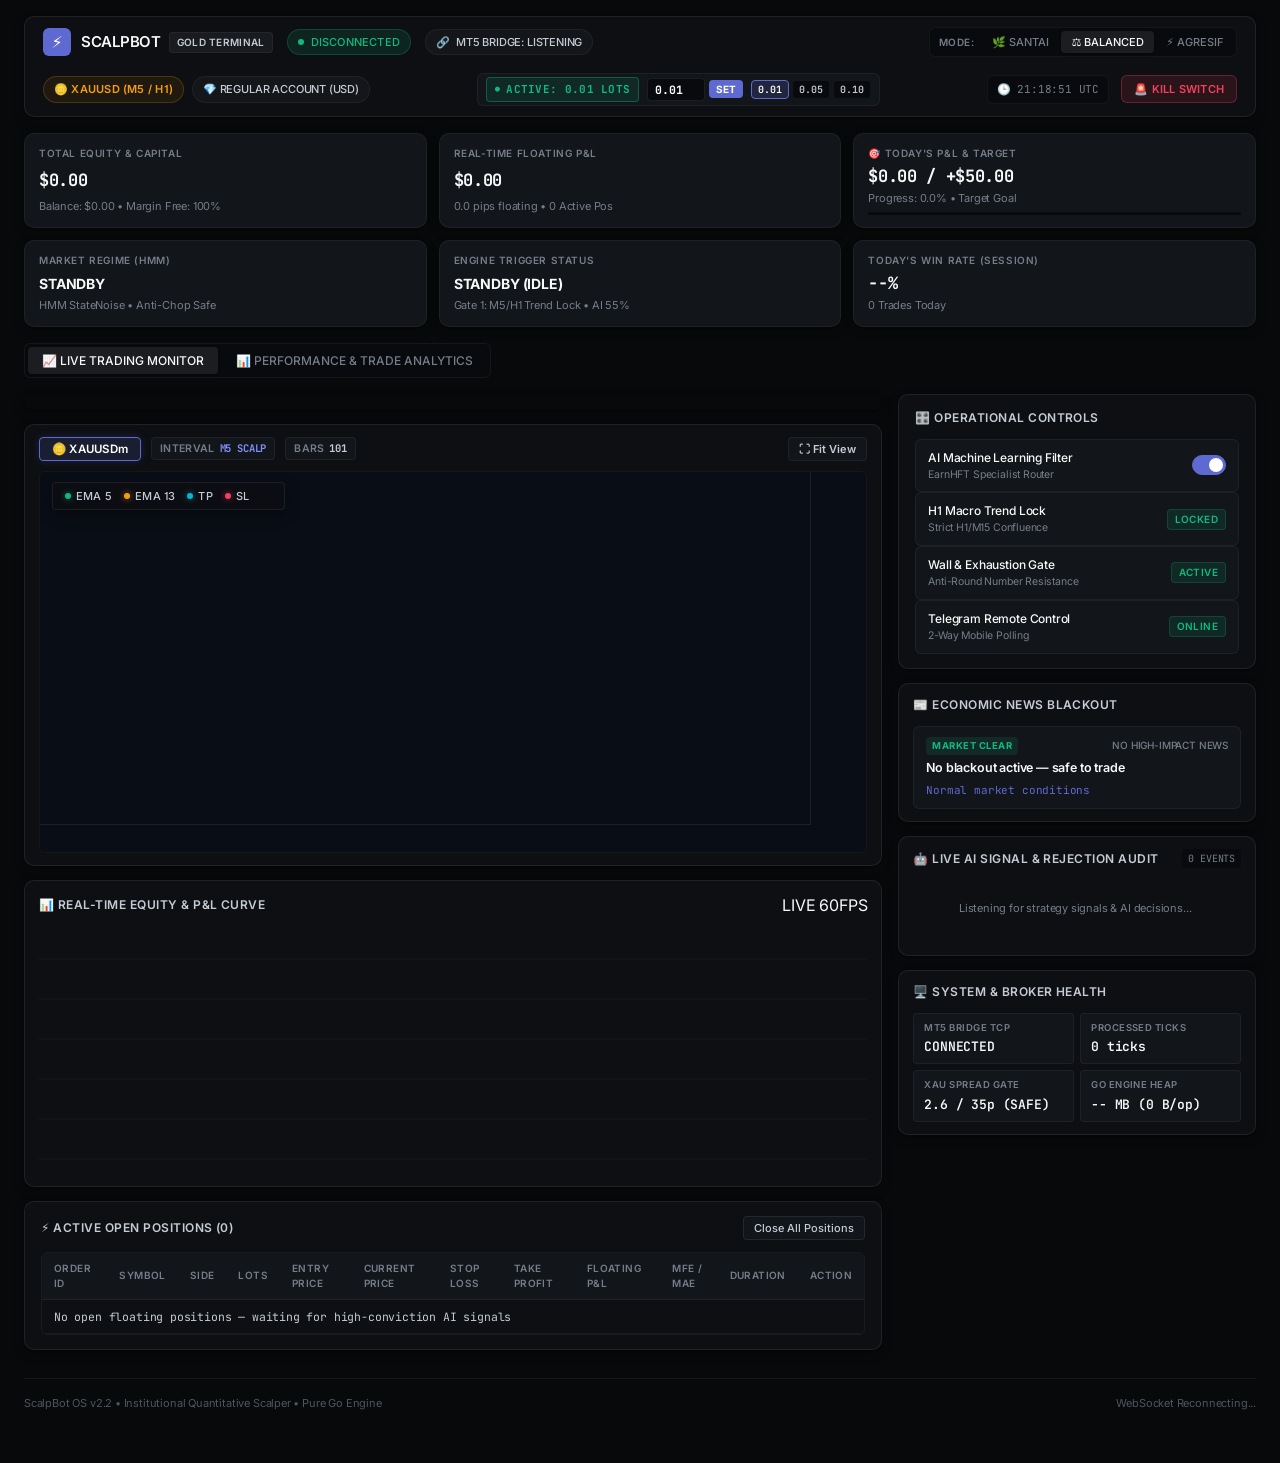
<file: web/index.html>
<!DOCTYPE html>
<html lang="en">
<head>
  <meta charset="UTF-8">
  <meta name="viewport" content="width=device-width, initial-scale=1.0">
  <title>ScalpBot OS — High-Speed Institutional Control Center</title>
  <meta name="description" content="Ultra-low latency institutional quantitative trading control dashboard for ScalpBot with real-time WebSocket telemetry.">
  <link rel="preconnect" href="https://fonts.googleapis.com">
  <link rel="preconnect" href="https://fonts.gstatic.com" crossorigin>
  <link href="https://fonts.googleapis.com/css2?family=Inter:wght@300;400;500;600;700&family=JetBrains+Mono:wght@400;500;600;700&display=swap" rel="stylesheet">
  <link rel="stylesheet" href="css/style.css?v=5.1">
  <!-- TradingView Lightweight Charts Library (Local Offline-Ready Bundle) -->
  <script src="js/lightweight-charts.js"></script>
</head>
<body>
  <div class="app-container">
    <!-- TOP NAVIGATION BAR -->
    <header class="top-nav">
      <div class="nav-left">
        <div class="brand">
          <div class="brand-logo">⚡</div>
          <div class="brand-text">
            <span class="brand-name">SCALPBOT</span>
            <span class="brand-badge">GOLD TERMINAL</span>
          </div>
        </div>
        <div class="status-badge" id="botStatusBadge">
          <span class="status-dot"></span>
          <span id="botStatusText">CONNECTING...</span>
        </div>
        <div class="mt5-badge" id="mt5BridgeBadge">
          <span class="mt5-icon">🔗</span>
          <span id="mt5StatusText">MT5 BRIDGE: LISTENING</span>
        </div>
      </div>

      <!-- TRADING MODE SWITCHER -->
      <div class="mode-switcher-bar">
        <span class="mode-label">MODE:</span>
        <div class="mode-btn-group">
          <button id="btnModeSantai" class="btn-mode" onclick="window.app.setMode('SANTAI')" title="Conservative: Strict AI >= 75%, Wide SL/TP, Low Risk">
            🌿 SANTAI
          </button>
          <button id="btnModeBalanced" class="btn-mode active" onclick="window.app.setMode('BALANCED')" title="Balanced: Standard Swing Hunter, AI >= 70%">
            ⚖️ BALANCED
          </button>
          <button id="btnModeAgresif" class="btn-mode" onclick="window.app.setMode('AGRESIF')" title="Aggressive: Quick Momentum Capture (AI >= 40%)">
            ⚡ AGRESIF
          </button>
        </div>
      </div>

      <!-- GOLD EXCLUSIVE & ACCOUNT BADGE -->
      <div class="focus-switcher-bar">
        <div class="gold-exclusive-badge" title="100% Dedicated XAUUSD Commodity Scalping Engine">
          🪙 XAUUSD (M5 / H1)
        </div>
        <div class="account-badge" id="accountBadge" title="Auto-Detected Account Environment">
          <span id="accountBadgeIcon">💎</span>
          <span id="accountBadgeText">REGULAR ACCOUNT (USD)</span>
        </div>
      </div>

      <!-- DIRECT MANUAL LOT SIZE CONTROLLER -->
      <div class="lot-switcher-bar" title="Direct Lot Sizing (Instant Override)">
        <div class="lot-active-badge" id="lotActiveBadge" title="Current Configured Lot Size">
          <span class="lot-active-dot">●</span>
          <span class="lot-active-text">ACTIVE: <strong id="lotActiveDisplay">0.01</strong> LOTS</span>
        </div>
        <div class="lot-input-wrapper">
          <input type="number" id="inputCustomLot" class="input-custom-lot" step="0.01" min="0.01" max="10.0" value="0.01">
          <button id="btnApplyLot" class="btn-lot-set" onclick="window.app.applyCustomLot()">SET</button>
        </div>
        <div class="lot-quick-pills">
          <button class="pill-lot-btn active" id="pillLot001" onclick="window.app.setQuickLot(0.01)">0.01</button>
          <button class="pill-lot-btn" id="pillLot005" onclick="window.app.setQuickLot(0.05)">0.05</button>
          <button class="pill-lot-btn" id="pillLot010" onclick="window.app.setQuickLot(0.10)">0.10</button>
        </div>
      </div>

      <div class="nav-right">
        <div class="session-clock">
          <span class="clock-icon">🕒</span>
          <span id="utcClock">--:--:-- UTC</span>
        </div>
        <button id="btnEmergencyStop" class="btn-emergency" title="Emergency Stop All Trades">
          🚨 KILL SWITCH
        </button>
      </div>
    </header>

    <!-- KPI STATS CARDS -->
    <section class="kpi-grid">
      <!-- 1. ACCOUNT EQUITY & BALANCE -->
      <div class="kpi-card" id="cardBalance">
        <div class="kpi-label">TOTAL EQUITY & CAPITAL</div>
        <div class="kpi-value" id="valEquity">$0.00</div>
        <div class="kpi-sub" id="subBalance">Balance: $0.00 • Margin Free: 100%</div>
      </div>

      <!-- 2. REAL-TIME FLOATING P&L -->
      <div class="kpi-card highlight-card" id="cardFloatingPnL">
        <div class="kpi-label">REAL-TIME FLOATING P&L</div>
        <div class="kpi-value" id="valFloatingPnL">$0.00</div>
        <div class="kpi-sub" id="subFloatingPips">0.0 pips floating • 0 Active Pos</div>
      </div>

      <!-- 3. DAILY PROFIT TARGET -->
      <div class="kpi-card profit-target-card" id="cardProfitTarget">
        <div class="kpi-label">🎯 TODAY'S P&L & TARGET</div>
        <div class="kpi-value" id="valProfitTarget">$0.00 / +$50.00</div>
        <div class="kpi-sub" id="subProfitTarget">Progress: 0.0% • Target Goal</div>
        <div class="profit-target-bar">
          <div class="profit-target-fill" id="fillProfitTarget" style="width: 0%;"></div>
        </div>
      </div>

      <!-- 4. MARKET WEATHER (HMM REGIME) -->
      <div class="kpi-card" id="cardAIRegime">
        <div class="kpi-label">MARKET REGIME (HMM)</div>
        <div class="kpi-value regime-text" id="valAIRegime">STANDBY</div>
        <div class="kpi-sub" id="subAIRegimeDesc">HMM StateNoise • Anti-Chop Safe</div>
      </div>

      <!-- 5. ENGINE TRIGGER STATUS -->
      <div class="kpi-card" id="cardEngineTrigger">
        <div class="kpi-label">ENGINE TRIGGER STATUS</div>
        <div class="kpi-value trigger-text" id="valEngineTrigger">STANDBY (IDLE)</div>
        <div class="kpi-sub" id="subEngineTrigger">Gate 1: M5/H1 Trend Lock • AI 55%</div>
      </div>

      <!-- 6. TODAY'S WIN RATE (SESSION ONLY) -->
      <div class="kpi-card" id="cardWinRate">
        <div class="kpi-label">TODAY'S WIN RATE (SESSION)</div>
        <div class="kpi-value" id="valWinRate">--%</div>
        <div class="kpi-sub" id="subProfitFactor">0 Trades Today</div>
      </div>
    </section>

    <!-- VIEW TABS SWITCHER -->
    <div class="view-tabs-bar">
      <button id="tabBtnLive" class="view-tab-btn active" onclick="window.app.switchViewTab('LIVE')">
        📈 LIVE TRADING MONITOR
      </button>
      <button id="tabBtnAnalytics" class="view-tab-btn" onclick="window.app.switchViewTab('ANALYTICS')">
        📊 PERFORMANCE & TRADE ANALYTICS
      </button>
    </div>

    <!-- MAIN DASHBOARD CONTENT -->
    <main class="main-layout" id="viewLiveLayout">
      <!-- LEFT / CENTER COLUMN -->
      <div class="main-left">
        <!-- LIVE TICKERS -->
        <div class="panel ticker-panel">
          <div class="ticker-grid" id="tickerGrid">
            <!-- Populated dynamically via JavaScript with Pro Market Hero Card -->
          </div>
        </div>

        <!-- TRADINGVIEW INTERACTIVE CANDLESTICK CHART PANEL -->
        <div class="panel tv-chart-panel">
          <div class="tv-chart-header">
            <div class="tv-header-left">
              <div class="tv-sym-tabs" id="tvSymTabs">
                <button class="btn-tv-sym active" data-sym="XAUUSDm" onclick="window.app.selectChartSymbol('XAUUSDm')">🪙 XAUUSDm</button>
              </div>
              <div class="tv-meta-pill">
                <span class="meta-label">INTERVAL</span>
                <span class="meta-val highlight">M5 SCALP</span>
              </div>
              <div class="tv-meta-pill">
                <span class="meta-label">BARS</span>
                <span class="meta-val" id="tvBarCount">101</span>
              </div>
            </div>
            <div class="tv-header-right">
              <button class="btn-chart-fit" onclick="window.app.fitTVChart()" title="Fit Chart to Viewport">⛶ Fit View</button>
            </div>
          </div>
          <div class="tv-chart-wrapper">
            <div class="tv-overlay-legend">
              <div class="tv-legend-group">
                <div class="tv-legend-item"><span class="tv-legend-dot ema-fast"></span> EMA 5</div>
                <div class="tv-legend-item"><span class="tv-legend-dot ema-slow"></span> EMA 13</div>
                <div class="tv-legend-item"><span class="tv-legend-dot tp"></span> TP</div>
                <div class="tv-legend-item"><span class="tv-legend-dot sl"></span> SL</div>
              </div>
              <div id="tvChartOHLC" class="tv-ohlc-values"></div>
            </div>
            <div id="tvChartContainer"></div>
          </div>
        </div>

        <!-- REAL-TIME EQUITY & PNL CURVE -->
        <div class="panel chart-panel">
          <div class="panel-header">
            <h3>📊 REAL-TIME EQUITY & P&L CURVE</h3>
            <div class="chart-controls">
              <span class="chart-badge">LIVE 60FPS</span>
            </div>
          </div>
          <div class="chart-container">
            <canvas id="equityChart" width="800" height="220"></canvas>
          </div>
        </div>

        <!-- ACTIVE POSITIONS TABLE -->
        <div class="panel positions-panel">
          <div class="panel-header">
            <h3>⚡ ACTIVE OPEN POSITIONS (<span id="posCount">0</span>)</h3>
            <button class="btn-sm btn-danger" id="btnCloseAll">Close All Positions</button>
          </div>
          <div class="table-responsive">
            <table class="positions-table">
              <thead>
                <tr>
                  <th>ORDER ID</th>
                  <th>SYMBOL</th>
                  <th>SIDE</th>
                  <th>LOTS</th>
                  <th>ENTRY PRICE</th>
                  <th>CURRENT PRICE</th>
                  <th>STOP LOSS</th>
                  <th>TAKE PROFIT</th>
                  <th>FLOATING P&L</th>
                  <th>MFE / MAE</th>
                  <th>DURATION</th>
                  <th>ACTION</th>
                </tr>
              </thead>
              <tbody id="positionsBody">
                <tr class="empty-row">
                  <td colspan="12">No open floating positions — waiting for high-conviction AI signals</td>
                </tr>
              </tbody>
            </table>
          </div>
        </div>
      </div>

      <!-- RIGHT COLUMN: CONTROL & INTELLIGENCE -->
      <aside class="main-right">
        <!-- CONTROL CENTER PANEL -->
        <div class="panel control-panel">
          <div class="panel-header">
            <h3>🎛️ OPERATIONAL CONTROLS</h3>
          </div>
          <div class="control-actions">
            <div class="control-row">
              <div class="ctrl-info">
                <div class="ctrl-title">AI Machine Learning Filter</div>
                <div class="ctrl-desc">EarnHFT Specialist Router</div>
              </div>
              <label class="toggle-switch">
                <input type="checkbox" id="toggleAI" checked>
                <span class="slider"></span>
              </label>
            </div>

            <div class="control-row">
              <div class="ctrl-info">
                <div class="ctrl-title">H1 Macro Trend Lock</div>
                <div class="ctrl-desc">Strict H1/M15 Confluence</div>
              </div>
              <span class="status-pill green">LOCKED</span>
            </div>

            <div class="control-row">
              <div class="ctrl-info">
                <div class="ctrl-title">Wall & Exhaustion Gate</div>
                <div class="ctrl-desc">Anti-Round Number Resistance</div>
              </div>
              <span class="status-pill green">ACTIVE</span>
            </div>

            <div class="control-row">
              <div class="ctrl-info">
                <div class="ctrl-title">Telegram Remote Control</div>
                <div class="ctrl-desc">2-Way Mobile Polling</div>
              </div>
              <span class="status-pill green">ONLINE</span>
            </div>
          </div>
        </div>

        <!-- ECONOMIC CALENDAR & BLACKOUT STATUS -->
        <div class="panel news-panel">
          <div class="panel-header">
            <h3>📰 ECONOMIC NEWS BLACKOUT</h3>
          </div>
          <div class="news-content" id="newsContent">
            <div class="news-card safe-state">
              <div class="news-top">
                <span class="news-badge safe">MARKET CLEAR</span>
                <span class="news-impact">NO HIGH-IMPACT NEWS</span>
              </div>
              <div class="news-title" id="newsTitle">No blackout active — safe to trade</div>
              <div class="news-countdown" id="newsCountdown">Normal market conditions</div>
            </div>
          </div>
        </div>

        <!-- LIVE AI DECISION & SIGNAL AUDIT FEED -->
        <div class="panel signal-audit-panel">
          <div class="panel-header">
            <h3>🤖 LIVE AI SIGNAL & REJECTION AUDIT</h3>
            <span class="audit-badge" id="auditCount">0 EVENTS</span>
          </div>
          <div class="signal-audit-list" id="signalAuditList">
            <div class="empty-audit">Listening for strategy signals & AI decisions...</div>
          </div>
        </div>

        <!-- SYSTEM & BROKER HEALTH -->
        <div class="panel telemetry-panel">
          <div class="panel-header">
            <h3>🖥️ SYSTEM & BROKER HEALTH</h3>
          </div>
          <div class="telemetry-grid">
            <div class="telem-item">
              <span class="telem-label">MT5 BRIDGE TCP</span>
              <span class="telem-val green" id="healthBridgeStatus">CONNECTED</span>
            </div>
            <div class="telem-item">
              <span class="telem-label">PROCESSED TICKS</span>
              <span class="telem-val" id="healthTicksCount">0 ticks</span>
            </div>
            <div class="telem-item">
              <span class="telem-label">XAU SPREAD GATE</span>
              <span class="telem-val green" id="healthSpreadStatus">2.6 / 35p (SAFE)</span>
            </div>
            <div class="telem-item">
              <span class="telem-label">GO ENGINE HEAP</span>
              <span class="telem-val cyan" id="healthMemoryAlloc">-- MB (0 B/op)</span>
            </div>
          </div>
        </div>
      </aside>
    </main>

    <!-- PERFORMANCE ANALYTICS VIEW TAB (Initially Hidden) -->
    <section class="analytics-view" id="viewAnalyticsLayout" style="display: none;">
      <!-- INSTITUTIONAL METRICS CARDS -->
      <div class="analytics-grid">
        <div class="analytics-card">
          <span class="analytics-title">WIN RATE (%)</span>
          <div class="analytics-val green" id="statWinRate">--%</div>
          <span class="analytics-sub" id="statWinsLosses">-- Wins / -- Losses</span>
        </div>

        <div class="analytics-card">
          <span class="analytics-title">PROFIT FACTOR</span>
          <div class="analytics-val gold" id="statProfitFactor">--</div>
          <span class="analytics-sub" id="statGrossRatio">Gross: +$0.00 / -$0.00</span>
        </div>

        <div class="analytics-card">
          <span class="analytics-title">TOTAL NET PROFIT</span>
          <div class="analytics-val green" id="statNetProfit">$0.00</div>
          <span class="analytics-sub" id="statTotalTrades">Total 0 Completed Trades</span>
        </div>

        <div class="analytics-card">
          <span class="analytics-title">REALIZED R:R RATIO</span>
          <div class="analytics-val blue" id="statRealizedRRR">1 : --</div>
          <span class="analytics-sub" id="statAvgWinLoss">Avg Win: -- / Avg Loss: --</span>
        </div>

        <div class="analytics-card">
          <span class="analytics-title">WIN/LOSS STREAK</span>
          <div class="analytics-val" id="statCurrentStreak">--</div>
          <span class="analytics-sub" id="statStreakRecord">Best: -- | Worst: --</span>
        </div>

        <div class="analytics-card">
          <span class="analytics-title">AVG HOLD TIME</span>
          <div class="analytics-val purple" id="statAvgHoldDuration">--</div>
          <span class="analytics-sub" id="statHoldWinLoss">Wins: -- | Losses: --</span>
        </div>
      </div>

      <!-- MAIN INTERACTIVE ANALYTICS WORKSPACE -->
      <div class="analytics-workspace-grid">
        
        <!-- LEFT: MONTHLY P&L CALENDAR -->
        <div class="panel calendar-panel">
          <div class="panel-header">
            <div class="cal-header-left">
              <h3>📅 MONTHLY P&L CALENDAR</h3>
              <div class="cal-nav-buttons">
                <button class="cal-nav-btn" id="calPrevMonth" title="Previous Month">◀</button>
                <span class="cal-month-label" id="calCurrentMonthLabel">September 2026</span>
                <button class="cal-nav-btn" id="calNextMonth" title="Next Month">▶</button>
                <button class="cal-today-btn" id="calTodayBtn">Today</button>
              </div>
            </div>
            <div class="cal-header-stats" id="calMonthStats">
              <span class="cal-stat-pill" id="calMonthNet">Month P&L: <b>$0.00</b></span>
              <span class="cal-stat-pill" id="calMonthWinDays">Profitable Days: <b>0%</b></span>
            </div>
          </div>

          <!-- Active Day Filter Banner -->
          <div class="cal-filter-banner" id="calFilterBanner" style="display: none;">
            <span>Filtered by Date: <b id="calSelectedDateText">2026-09-07</b> (<span id="calSelectedDateTrades">0 trades</span>)</span>
            <button class="cal-clear-filter-btn" id="calClearDateFilter">Clear Filter ✕</button>
          </div>

          <!-- Calendar Grid -->
          <div class="calendar-container">
            <div class="calendar-weekdays">
              <div>MON</div>
              <div>TUE</div>
              <div>WED</div>
              <div>THU</div>
              <div>FRI</div>
              <div>SAT</div>
              <div>SUN</div>
              <div class="week-total-header">WEEK</div>
            </div>
            <div class="calendar-days-grid" id="calendarDaysGrid">
              <!-- Populated via JS -->
            </div>
          </div>
          <div class="calendar-legend">
            <div class="legend-item"><span class="legend-dot green"></span> Profit Day</div>
            <div class="legend-item"><span class="legend-dot red"></span> Loss Day</div>
            <div class="legend-item"><span class="legend-dot gray"></span> No Trades</div>
            <div class="legend-item"><span class="legend-dot selected"></span> Click day to filter trades below</div>
          </div>
        </div>

        <!-- RIGHT: CUMULATIVE P&L CURVE & HOURLY EDGE -->
        <div class="panel chart-panel-analytics">
          <div class="panel-header">
            <div class="analytics-tab-toggle">
              <button class="analytics-view-tab active" id="btnTabEquityCurve">📈 CUMULATIVE P&L CURVE</button>
              <button class="analytics-view-tab" id="btnTabHourlyEdge">🕒 HOURLY EDGE HEATMAP</button>
            </div>
            <span class="chart-badge" id="analyticsChartBadge">PORTFOLIO TRAJECTORY</span>
          </div>

          <!-- View 1: Cumulative Equity Curve -->
          <div class="analytics-chart-container" id="analyticsCurveContainer">
            <div class="curve-chart-wrapper" id="equityCurveWrapper">
              <!-- Rendered via JS SVG -->
            </div>
            <div class="curve-stats-strip">
              <div class="curve-stat">
                <span class="lbl">PEAK WATERMARK</span>
                <span class="val green" id="statPeakWatermark">$0.00</span>
              </div>
              <div class="curve-stat">
                <span class="lbl">MAX DRAWDOWN</span>
                <span class="val red" id="statMaxDrawdownVal">$0.00 (0.0%)</span>
              </div>
              <div class="curve-stat">
                <span class="lbl">FINAL ACCUMULATION</span>
                <span class="val" id="statFinalCumulative">$0.00</span>
              </div>
            </div>
          </div>

          <!-- View 2: Hourly Edge Distribution -->
          <div class="analytics-chart-container" id="analyticsHourlyContainer" style="display: none;">
            <div class="hourly-sessions-bar">
              <span class="session-badge asia">🌏 Asia (07:00-14:00)</span>
              <span class="session-badge london">🇬🇧 London (14:00-21:00)</span>
              <span class="session-badge ny">🇺🇸 New York (19:00-02:00)</span>
            </div>
            <div class="hourly-bars-grid" id="hourlyBarsGrid">
              <!-- Rendered via JS -->
            </div>
          </div>
        </div>
      </div>

      <!-- PER-SYMBOL BREAKDOWN SECTION -->
      <div class="panel">
        <div class="panel-header">
          <h3>🪙 PER-SYMBOL PROFITABILITY BREAKDOWN</h3>
          <span class="chart-badge">ALPHA METRICS</span>
        </div>
        <div class="symbol-perf-grid" id="symbolPerfGrid">
          <!-- Populated dynamically via JS -->
        </div>
      </div>

      <!-- RECENT HISTORICAL TRADES TABLE -->
      <div class="panel">
        <div class="panel-header">
          <div class="trades-header-left">
            <h3>📜 COMPLETED TRADES AUDIT LOG</h3>
            <div class="table-filter-pills" id="tableFilterPills">
              <button class="pill-btn active" data-filter="all">ALL (<span id="cntAllTrades">0</span>)</button>
              <button class="pill-btn green" data-filter="wins">🟢 WINS (<span id="cntWinTrades">0</span>)</button>
              <button class="pill-btn red" data-filter="losses">🔴 LOSSES (<span id="cntLossTrades">0</span>)</button>
              <button class="pill-btn gold" data-filter="gold">🪙 GOLD ONLY</button>
            </div>
          </div>
          <div class="trades-header-right">
            <input type="text" class="table-search-input" id="tableSearchInput" placeholder="🔍 Search ticket or symbol..." />
            <button class="btn-sm" onclick="window.app.exportTradesCSV()">📥 Export CSV</button>
          </div>
        </div>
        <div class="table-responsive">
          <table class="positions-table">
            <thead>
              <tr>
                <th>TICKET</th>
                <th>SYMBOL</th>
                <th>SIDE</th>
                <th>LOTS</th>
                <th>ENTRY</th>
                <th>EXIT</th>
                <th>NET PROFIT</th>
                <th>MFE (PEAK)</th>
                <th>MAE (DIP)</th>
                <th>PIPS</th>
                <th>HOLD TIME</th>
                <th>DATE & TIME</th>
                <th>RESULT</th>
              </tr>
            </thead>
            <tbody id="historyTableBody">
              <tr class="empty-row">
                <td colspan="13">Recording completed live trades...</td>
              </tr>
            </tbody>
          </table>
        </div>
      </div>
    </section>

    <!-- FOOTER -->
    <footer class="app-footer">
      <div>ScalpBot OS v2.2 • Institutional Quantitative Scalper • Pure Go Engine</div>
      <div id="footerStatus">WebSocket Connected</div>
    </footer>
  </div>

  <script src="js/app.js?v=5.1"></script>
</body>
</html>
</file>
<file: web/css/style.css>
/* -------------------------------------------------------------------------
   SCALPBOT PRO QUANT — LINEAR-INSPIRED MINIMALIST AESTHETIC DESIGN SYSTEM
   ------------------------------------------------------------------------- */

@import url('https://fonts.googleapis.com/css2?family=Inter:wght@300;400;500;600;700&family=JetBrains+Mono:wght@400;500;600;700&display=swap');

:root {
  /* Canvas & Surfaces (Linear Darkness Tier) */
  --bg-canvas: #08090a;
  --bg-panel: #0d0f12;
  --bg-card: #121519;
  --bg-card-hover: #171b21;
  --bg-elevated: #1d222a;
  --bg-inset: #090a0d;

  /* Borders (Subtle, whisper-thin semi-transparent white) */
  --border-subtle: rgba(255, 255, 255, 0.05);
  --border-standard: rgba(255, 255, 255, 0.08);
  --border-strong: rgba(255, 255, 255, 0.14);
  --border-accent: rgba(94, 106, 210, 0.4);

  /* Typography Colors */
  --text-primary: #f7f8f8;
  --text-secondary: #c5cbd5;
  --text-muted: #767d8a;
  --text-dim: #4e5461;

  /* Brand & Accents */
  --accent-indigo: #5e6ad2;
  --accent-violet: #7170ff;
  --accent-violet-hover: #828fff;
  --accent-emerald: #10b981;
  --accent-emerald-subtle: rgba(16, 185, 129, 0.12);
  --accent-rose: #f43f5e;
  --accent-rose-subtle: rgba(244, 63, 94, 0.12);
  --accent-amber: #f59e0b;
  --accent-amber-subtle: rgba(245, 158, 11, 0.12);
  --accent-cyan: #06b6d4;
  --accent-cyan-subtle: rgba(6, 182, 212, 0.12);

  /* Typography Stacks */
  --font-main: 'Inter', system-ui, -apple-system, BlinkMacSystemFont, 'Segoe UI', Roboto, sans-serif;
  --font-mono: 'JetBrains Mono', ui-monospace, SFMono-Regular, Menlo, Monaco, Consolas, monospace;

  /* Radii */
  --radius-xs: 4px;
  --radius-sm: 6px;
  --radius-md: 10px;
  --radius-lg: 14px;
  --radius-full: 9999px;

  /* Elevation */
  --shadow-card: 0 1px 2px rgba(0, 0, 0, 0.3), 0 4px 12px rgba(0, 0, 0, 0.2);
  --shadow-dropdown: 0 8px 24px rgba(0, 0, 0, 0.45);
}

/* -------------------------------------------------------------------------
   GLOBAL RESET & DEFAULTS
   ------------------------------------------------------------------------- */
* {
  box-sizing: border-box;
  margin: 0;
  padding: 0;
}

html, body {
  background-color: var(--bg-canvas);
  color: var(--text-primary);
  font-family: var(--font-main);
  font-feature-settings: "cv01", "ss03";
  -webkit-font-smoothing: antialiased;
  -moz-osx-font-smoothing: grayscale;
  min-height: 100vh;
  line-height: 1.5;
  letter-spacing: -0.011em;
}

button {
  font-family: var(--font-main);
  border: none;
  background: none;
  cursor: pointer;
  color: inherit;
  font-feature-settings: "cv01", "ss03";
}

/* -------------------------------------------------------------------------
   APP CONTAINER
   ------------------------------------------------------------------------- */
.app-container {
  display: flex;
  flex-direction: column;
  min-height: 100vh;
  max-width: 1620px;
  margin: 0 auto;
  padding: 16px 24px 64px;
  gap: 16px;
}

/* -------------------------------------------------------------------------
   TOP NAVIGATION BAR
   ------------------------------------------------------------------------- */
.top-nav {
  display: flex;
  justify-content: space-between;
  align-items: center;
  background: var(--bg-panel);
  border: 1px solid var(--border-standard);
  border-radius: var(--radius-md);
  padding: 10px 18px;
  box-shadow: var(--shadow-card);
  gap: 16px;
  flex-wrap: wrap;
}

.nav-left {
  display: flex;
  align-items: center;
  gap: 14px;
}

.brand {
  display: flex;
  align-items: center;
  gap: 10px;
}

.brand-logo {
  font-size: 16px;
  background: var(--accent-indigo);
  color: #fff;
  width: 28px;
  height: 28px;
  display: flex;
  align-items: center;
  justify-content: center;
  border-radius: var(--radius-sm);
}

.brand-text {
  display: flex;
  align-items: center;
  gap: 8px;
}

.brand-name {
  font-size: 15px;
  font-weight: 600;
  letter-spacing: -0.02em;
  color: var(--text-primary);
}

.brand-badge {
  font-size: 10px;
  font-weight: 600;
  background: rgba(255, 255, 255, 0.05);
  color: var(--text-secondary);
  border: 1px solid var(--border-subtle);
  padding: 2px 7px;
  border-radius: var(--radius-xs);
  letter-spacing: 0.03em;
}

.status-badge {
  display: flex;
  align-items: center;
  gap: 7px;
  background: var(--accent-emerald-subtle);
  color: var(--accent-emerald);
  border: 1px solid rgba(16, 185, 129, 0.25);
  padding: 4px 10px;
  border-radius: var(--radius-full);
  font-size: 11px;
  font-weight: 500;
  letter-spacing: 0.02em;
}

.status-dot {
  width: 6px;
  height: 6px;
  border-radius: 50%;
  background: var(--accent-emerald);
  animation: pulse-dot 2s infinite ease-in-out;
}

@keyframes pulse-dot {
  0%, 100% { opacity: 1; transform: scale(1); }
  50% { opacity: 0.4; transform: scale(0.85); }
}

.mt5-badge {
  display: flex;
  align-items: center;
  gap: 6px;
  background: rgba(255, 255, 255, 0.03);
  color: var(--text-secondary);
  border: 1px solid var(--border-subtle);
  padding: 4px 10px;
  border-radius: var(--radius-full);
  font-size: 11px;
  font-weight: 500;
}

.mt5-icon {
  font-size: 11px;
  color: var(--accent-violet);
}

/* -------------------------------------------------------------------------
   MODE SWITCHER (LINEAR-STYLE SEGMENTED CONTROL)
   ------------------------------------------------------------------------- */
.mode-switcher-bar {
  display: flex;
  align-items: center;
  gap: 8px;
  background: var(--bg-inset);
  border: 1px solid var(--border-subtle);
  border-radius: var(--radius-sm);
  padding: 3px;
}

.mode-label {
  font-size: 10px;
  font-weight: 600;
  color: var(--text-muted);
  padding-left: 6px;
  letter-spacing: 0.05em;
}

.mode-btn-group {
  display: flex;
  gap: 2px;
}

.btn-mode {
  padding: 4px 10px;
  font-size: 11px;
  font-weight: 500;
  color: var(--text-muted);
  border-radius: var(--radius-xs);
  transition: all 0.15s ease;
  display: flex;
  align-items: center;
  gap: 5px;
}

.btn-mode:hover {
  color: var(--text-secondary);
  background: rgba(255, 255, 255, 0.03);
}

.btn-mode.active {
  color: var(--text-primary);
  background: rgba(255, 255, 255, 0.08);
  box-shadow: 0 1px 3px rgba(0, 0, 0, 0.3);
}

/* -------------------------------------------------------------------------
   FOCUS / ACCOUNT PILLS
   ------------------------------------------------------------------------- */
.focus-switcher-bar {
  display: flex;
  align-items: center;
  gap: 8px;
}

.gold-exclusive-badge {
  background: rgba(245, 158, 11, 0.08);
  border: 1px solid rgba(245, 158, 11, 0.2);
  color: var(--accent-amber);
  padding: 4px 10px;
  border-radius: var(--radius-full);
  font-size: 11px;
  font-weight: 600;
  letter-spacing: 0.02em;
}

.account-badge {
  background: rgba(255, 255, 255, 0.03);
  border: 1px solid var(--border-subtle);
  color: var(--text-secondary);
  padding: 4px 10px;
  border-radius: var(--radius-full);
  font-size: 11px;
  font-weight: 500;
}

/* -------------------------------------------------------------------------
   DIRECT LOT SIZE CONTROLLER
   ------------------------------------------------------------------------- */
.lot-switcher-bar {
  display: flex;
  align-items: center;
  gap: 8px;
  background: var(--bg-card);
  border: 1px solid var(--border-subtle);
  border-radius: var(--radius-sm);
  padding: 3px 8px;
}

.lot-active-badge {
  display: flex;
  align-items: center;
  gap: 6px;
  background: rgba(16, 185, 129, 0.12);
  border: 1px solid rgba(16, 185, 129, 0.35);
  border-radius: var(--radius-xs);
  padding: 3px 8px;
  color: #10b981;
  font-size: 11px;
  font-weight: 700;
  font-family: var(--font-mono);
  letter-spacing: 0.3px;
  white-space: nowrap;
}

.lot-active-dot {
  color: #10b981;
  font-size: 8px;
  animation: pulseDot 2s infinite ease-in-out;
}

@keyframes pulseDot {
  0%, 100% { opacity: 0.4; transform: scale(0.9); }
  50% { opacity: 1; transform: scale(1.2); }
}

.lot-input-wrapper {
  display: flex;
  align-items: center;
  gap: 4px;
}

.input-custom-lot {
  width: 58px;
  background: var(--bg-inset);
  border: 1px solid var(--border-standard);
  border-radius: var(--radius-xs);
  color: #fff;
  font-family: var(--font-mono);
  font-size: 11.5px;
  font-weight: 700;
  padding: 3px 6px;
  text-align: center;
}

.input-custom-lot:focus {
  outline: none;
  border-color: #5e6ad2;
  box-shadow: 0 0 6px rgba(94, 106, 210, 0.4);
}

.btn-lot-set {
  background: #5e6ad2;
  color: #fff;
  border: none;
  border-radius: var(--radius-xs);
  font-size: 10px;
  font-weight: 700;
  padding: 3px 7px;
  cursor: pointer;
  transition: all 0.15s ease;
}

.btn-lot-set:hover {
  background: #4f59b8;
}

.lot-quick-pills {
  display: flex;
  align-items: center;
  gap: 3px;
}

.pill-lot-btn {
  background: var(--bg-inset);
  border: 1px solid var(--border-subtle);
  color: var(--text-secondary);
  border-radius: var(--radius-xs);
  font-family: var(--font-mono);
  font-size: 10px;
  font-weight: 600;
  padding: 2px 6px;
  cursor: pointer;
  transition: all 0.15s ease;
}

.pill-lot-btn:hover, .pill-lot-btn.active {
  background: rgba(94, 106, 210, 0.2);
  border-color: #5e6ad2;
  color: #fff;
}

/* -------------------------------------------------------------------------
   NAV RIGHT: CLOCK & KILL SWITCH
   ------------------------------------------------------------------------- */
.nav-right {
  display: flex;
  align-items: center;
  gap: 12px;
}

.session-clock {
  font-family: var(--font-mono);
  font-size: 11px;
  color: var(--text-muted);
  background: var(--bg-inset);
  border: 1px solid var(--border-subtle);
  padding: 5px 9px;
  border-radius: var(--radius-sm);
  display: flex;
  align-items: center;
  gap: 6px;
}

.btn-emergency {
  background: var(--accent-rose-subtle);
  color: var(--accent-rose);
  border: 1px solid rgba(244, 63, 94, 0.3);
  padding: 6px 12px;
  border-radius: var(--radius-sm);
  font-size: 11px;
  font-weight: 600;
  letter-spacing: 0.02em;
  transition: all 0.15s ease;
}

.btn-emergency:hover {
  background: rgba(244, 63, 94, 0.2);
  border-color: rgba(244, 63, 94, 0.5);
}

/* -------------------------------------------------------------------------
   KPI STATS GRID
   ------------------------------------------------------------------------- */
.kpi-grid {
  display: grid;
  grid-template-columns: repeat(6, 1fr);
  gap: 12px;
}

@media (max-width: 1300px) {
  .kpi-grid { grid-template-columns: repeat(3, 1fr); }
}
@media (max-width: 768px) {
  .kpi-grid { grid-template-columns: repeat(2, 1fr); }
}

.kpi-card {
  background: var(--bg-card);
  border: 1px solid var(--border-subtle);
  border-radius: var(--radius-md);
  padding: 12px 14px;
  display: flex;
  flex-direction: column;
  justify-content: space-between;
  box-shadow: var(--shadow-card);
  transition: border-color 0.15s ease, background 0.15s ease;
  min-height: 84px;
}

.kpi-card:hover {
  border-color: var(--border-strong);
  background: var(--bg-card-hover);
}

.kpi-label {
  font-size: 10px;
  font-weight: 600;
  color: var(--text-muted);
  letter-spacing: 0.06em;
  text-transform: uppercase;
}

.kpi-value {
  font-family: var(--font-mono);
  font-size: 17px;
  font-weight: 700;
  color: var(--text-primary);
  letter-spacing: -0.02em;
  margin: 3px 0 1px;
}

.kpi-sub {
  font-size: 11px;
  color: var(--text-muted);
  white-space: nowrap;
  overflow: hidden;
  text-overflow: ellipsis;
}

.kpi-value.green, .green-text { color: var(--accent-emerald) !important; }
.kpi-value.red, .red-text { color: var(--accent-rose) !important; }
.kpi-value.amber, .gold-text { color: var(--accent-amber) !important; }
.kpi-value.cyan, .blue-text { color: var(--accent-cyan) !important; }

.kpi-value.trigger-text, .kpi-value.regime-text {
  font-family: var(--font-main);
  font-size: 14px;
  letter-spacing: -0.01em;
}

/* Progress bar inside daily profit card */
.profit-target-bar {
  width: 100%;
  height: 3px;
  background: var(--bg-inset);
  border-radius: 2px;
  overflow: hidden;
  margin-top: 5px;
}

.profit-target-fill {
  height: 100%;
  background: var(--accent-indigo);
  transition: width 0.3s ease;
}

/* -------------------------------------------------------------------------
   VIEW TABS SWITCHER
   ------------------------------------------------------------------------- */
.view-tabs-bar {
  display: flex;
  gap: 4px;
  background: var(--bg-inset);
  border: 1px solid var(--border-subtle);
  border-radius: var(--radius-sm);
  padding: 3px;
  width: fit-content;
}

.view-tab-btn {
  padding: 6px 14px;
  font-size: 12px;
  font-weight: 500;
  color: var(--text-muted);
  border-radius: var(--radius-xs);
  transition: all 0.15s ease;
  display: flex;
  align-items: center;
  gap: 6px;
}

.view-tab-btn:hover {
  color: var(--text-secondary);
}

.view-tab-btn.active {
  color: var(--text-primary);
  background: rgba(255, 255, 255, 0.08);
  box-shadow: 0 1px 3px rgba(0, 0, 0, 0.3);
}

/* -------------------------------------------------------------------------
   MAIN 2-COLUMN LAYOUT
   ------------------------------------------------------------------------- */
.main-layout {
  display: grid;
  grid-template-columns: 2.4fr 1fr;
  gap: 16px;
}

@media (max-width: 1100px) {
  .main-layout { grid-template-columns: 1fr; }
}

.main-left, .main-right {
  display: flex;
  flex-direction: column;
  gap: 14px;
}

/* Generic Panel Box */
.panel {
  background: var(--bg-panel);
  border: 1px solid var(--border-standard);
  border-radius: var(--radius-md);
  padding: 14px 16px;
  box-shadow: var(--shadow-card);
}

.panel-header {
  display: flex;
  justify-content: space-between;
  align-items: center;
  margin-bottom: 12px;
}

.panel-header h3 {
  font-size: 12px;
  font-weight: 600;
  letter-spacing: 0.04em;
  text-transform: uppercase;
  color: var(--text-secondary);
}

/* -------------------------------------------------------------------------
   PRO QUANT MARKET HERO CARD (INSTITUTIONAL REDESIGN)
   ------------------------------------------------------------------------- */
.ticker-panel {
  padding: 8px 12px;
  background: transparent;
  border: none;
}

.market-hero-card {
  display: grid;
  grid-template-columns: 1.35fr 1fr 1.35fr;
  gap: 16px;
  background: var(--bg-card);
  border: 1px solid var(--border-standard);
  border-radius: var(--radius-md);
  padding: 14px 18px;
  align-items: center;
  transition: all 0.2s ease;
  box-shadow: 0 4px 20px rgba(0, 0, 0, 0.25);
  position: relative;
  overflow: hidden;
}

.market-hero-card:hover {
  border-color: var(--border-strong);
  box-shadow: 0 6px 24px rgba(0, 0, 0, 0.35);
}

@media (max-width: 1200px) {
  .market-hero-card {
    grid-template-columns: 1fr;
    gap: 14px;
  }
}

/* Left Column: Asset Branding & Hero Price */
.hero-left {
  display: flex;
  flex-direction: column;
  gap: 8px;
}

.asset-identity {
  display: flex;
  align-items: center;
  gap: 8px;
  flex-wrap: wrap;
}

.asset-symbol {
  font-family: var(--font-main);
  font-size: 16px;
  font-weight: 700;
  color: var(--text-primary);
  letter-spacing: -0.01em;
}

.asset-badge {
  font-size: 9.5px;
  font-weight: 700;
  color: #fbbf24;
  background: rgba(245, 158, 11, 0.12);
  border: 1px solid rgba(245, 158, 11, 0.25);
  padding: 2px 7px;
  border-radius: var(--radius-xs);
  letter-spacing: 0.04em;
}

.asset-chg-pill {
  font-family: var(--font-mono);
  font-size: 10.5px;
  font-weight: 700;
  padding: 2px 7px;
  border-radius: var(--radius-xs);
}

.asset-chg-pill.up {
  color: #10b981;
  background: rgba(16, 185, 129, 0.14);
  border: 1px solid rgba(16, 185, 129, 0.25);
}

.asset-chg-pill.down {
  color: #ef4444;
  background: rgba(239, 68, 68, 0.14);
  border: 1px solid rgba(239, 68, 68, 0.25);
}

.hero-price-display {
  display: flex;
  align-items: baseline;
  gap: 14px;
  flex-wrap: wrap;
}

.hero-price {
  font-family: var(--font-mono);
  font-size: 26px;
  font-weight: 800;
  color: #ffffff;
  letter-spacing: -0.03em;
  text-shadow: 0 0 20px rgba(255, 255, 255, 0.1);
}

.hero-price-meta {
  display: flex;
  align-items: center;
  gap: 8px;
}

.spread-pill, .stream-pill {
  display: inline-flex;
  align-items: center;
  gap: 5px;
  font-size: 10.5px;
  font-family: var(--font-mono);
  color: var(--text-secondary);
  background: var(--bg-inset);
  padding: 3px 8px;
  border-radius: var(--radius-xs);
  border: 1px solid var(--border-subtle);
}

.pill-dot {
  width: 6px;
  height: 6px;
  border-radius: 50%;
}

.pill-dot.green { background: #10b981; }
.pill-dot.pulse {
  background: #06b6d4;
  box-shadow: 0 0 6px #06b6d4;
  animation: pulseDot 2s infinite ease-in-out;
}

@keyframes pulseDot {
  0% { transform: scale(0.9); opacity: 0.7; }
  50% { transform: scale(1.2); opacity: 1; }
  100% { transform: scale(0.9); opacity: 0.7; }
}

/* Center Column: Bid / Ask Depth Boxes */
.hero-center {
  display: flex;
  align-items: center;
  justify-content: center;
  background: var(--bg-inset);
  border: 1px solid var(--border-subtle);
  border-radius: var(--radius-sm);
  padding: 8px 12px;
  gap: 12px;
}

.depth-box {
  flex: 1;
  display: flex;
  flex-direction: column;
  align-items: center;
  gap: 2px;
}

.depth-lbl {
  font-size: 9px;
  font-weight: 700;
  color: var(--text-muted);
  letter-spacing: 0.05em;
}

.depth-val {
  font-family: var(--font-mono);
  font-size: 15px;
  font-weight: 700;
  color: var(--text-primary);
}

.depth-box.bid .depth-val { color: #38bdf8; }
.depth-box.ask .depth-val { color: #f43f5e; }

.depth-sub {
  font-size: 8.5px;
  color: var(--text-muted);
}

.depth-divider {
  width: 1px;
  height: 32px;
  background: var(--border-subtle);
}

/* Right Column: 24h High/Low Range Gauge & AI Status Pills */
.hero-right {
  display: flex;
  flex-direction: column;
  gap: 10px;
}

.range-gauge-wrap {
  display: flex;
  flex-direction: column;
  gap: 5px;
  background: var(--bg-inset);
  border: 1px solid var(--border-subtle);
  border-radius: var(--radius-xs);
  padding: 8px 12px;
}

.range-labels {
  display: flex;
  justify-content: space-between;
  align-items: center;
  font-size: 10px;
  font-family: var(--font-mono);
  color: var(--text-muted);
}

.range-labels b {
  color: var(--text-primary);
}

.range-title {
  font-size: 8.5px;
  font-weight: 700;
  letter-spacing: 0.06em;
  color: var(--text-muted);
}

.range-bar-track {
  width: 100%;
  height: 5px;
  background: rgba(255, 255, 255, 0.06);
  border-radius: 3px;
  position: relative;
  overflow: visible;
}

.range-bar-fill {
  height: 100%;
  background: linear-gradient(90deg, #38bdf8, #10b981);
  border-radius: 3px;
  transition: width 0.3s ease;
}

.range-bar-pointer {
  position: absolute;
  top: -3px;
  width: 11px;
  height: 11px;
  background: #ffffff;
  border: 2px solid #5e6ad2;
  border-radius: 50%;
  box-shadow: 0 0 8px rgba(94, 106, 210, 0.8);
  transform: translateX(-50%);
  transition: left 0.3s ease;
}

.hero-status-row {
  display: flex;
  align-items: center;
  gap: 6px;
  flex-wrap: wrap;
}

.status-pill {
  font-size: 10px;
  font-weight: 600;
  padding: 3px 8px;
  border-radius: var(--radius-xs);
  display: inline-flex;
  align-items: center;
  gap: 4px;
}

.status-pill.vol.green {
  color: #10b981;
  background: rgba(16, 185, 129, 0.12);
  border: 1px solid rgba(16, 185, 129, 0.25);
}

.status-pill.vol.red {
  color: #f43f5e;
  background: rgba(244, 63, 94, 0.12);
  border: 1px solid rgba(244, 63, 94, 0.25);
}

.status-pill.sig-tag {
  font-family: var(--font-mono);
  font-size: 10px;
  padding: 3px 8px;
  border-radius: var(--radius-xs);
}

.status-pill.sig-tag.standby {
  color: var(--text-muted);
  background: var(--bg-inset);
  border: 1px solid var(--border-subtle);
}

.status-pill.sig-tag.approved {
  color: #10b981;
  background: rgba(16, 185, 129, 0.14);
  border: 1px solid rgba(16, 185, 129, 0.35);
}

.status-pill.sig-tag.rejected {
  color: #f43f5e;
  background: rgba(244, 63, 94, 0.14);
  border: 1px solid rgba(244, 63, 94, 0.35);
}

.status-pill.sig-tag.skipped {
  color: #f59e0b;
  background: rgba(245, 158, 11, 0.14);
  border: 1px solid rgba(245, 158, 11, 0.35);
}

/* -------------------------------------------------------------------------
   TRADINGVIEW CANDLESTICK CHART PANEL
   ------------------------------------------------------------------------- */
.tv-chart-panel {
  padding: 12px 14px;
}

.tv-chart-header {
  display: flex;
  justify-content: space-between;
  align-items: center;
  margin-bottom: 10px;
  flex-wrap: wrap;
  gap: 10px;
}

.tv-header-left {
  display: flex;
  align-items: center;
  gap: 10px;
  flex-wrap: wrap;
}

.tv-sym-tabs {
  display: flex;
  gap: 4px;
}

.btn-tv-sym {
  font-family: var(--font-main);
  font-size: 11.5px;
  font-weight: 600;
  color: var(--text-primary);
  background: var(--bg-card);
  border: 1px solid var(--border-standard);
  padding: 4px 12px;
  border-radius: var(--radius-xs);
  transition: all 0.15s ease;
  letter-spacing: 0.02em;
}

.btn-tv-sym.active {
  color: #ffffff;
  border-color: var(--accent-indigo);
  background: rgba(94, 106, 210, 0.16);
  box-shadow: 0 0 10px rgba(94, 106, 210, 0.2);
}

.tv-meta-pill {
  display: inline-flex;
  align-items: center;
  gap: 5px;
  background: var(--bg-card);
  border: 1px solid var(--border-subtle);
  border-radius: var(--radius-xs);
  padding: 3px 8px;
  font-size: 10.5px;
}

.tv-meta-pill .meta-label {
  color: var(--text-muted);
  font-weight: 600;
  letter-spacing: 0.03em;
}

.tv-meta-pill .meta-val {
  font-family: var(--font-mono);
  font-weight: 700;
  color: var(--text-secondary);
}

.tv-meta-pill .meta-val.highlight {
  color: #818cf8;
}

.tv-header-right {
  display: flex;
  align-items: center;
  gap: 8px;
}

.btn-chart-fit {
  font-family: var(--font-main);
  font-size: 11px;
  font-weight: 600;
  color: var(--text-secondary);
  background: var(--bg-card);
  border: 1px solid var(--border-subtle);
  padding: 4px 10px;
  border-radius: var(--radius-xs);
  cursor: pointer;
  transition: all 0.15s ease;
}

.btn-chart-fit:hover {
  color: var(--text-primary);
  background: var(--bg-card-hover);
  border-color: var(--border-hover);
}

.tv-chart-wrapper {
  position: relative;
  width: 100%;
  border-radius: var(--radius-sm);
  overflow: hidden;
  background: var(--bg-inset);
  border: 1px solid var(--border-subtle);
}

.tv-overlay-legend {
  position: absolute;
  top: 10px;
  left: 12px;
  z-index: 5;
  display: flex;
  align-items: center;
  gap: 14px;
  font-size: 11px;
  pointer-events: none;
  background: rgba(13, 15, 18, 0.85);
  backdrop-filter: blur(8px);
  border: 1px solid rgba(255, 255, 255, 0.07);
  padding: 5px 12px;
  border-radius: var(--radius-xs);
  box-shadow: 0 4px 14px rgba(0, 0, 0, 0.35);
}

.tv-legend-group {
  display: flex;
  align-items: center;
  gap: 12px;
}

.tv-legend-item {
  display: flex;
  align-items: center;
  gap: 5px;
  color: var(--text-secondary);
  font-weight: 500;
  letter-spacing: 0.02em;
}

.tv-legend-dot {
  width: 6px;
  height: 6px;
  border-radius: 50%;
}

.tv-legend-dot.ema-fast { background: var(--accent-emerald); box-shadow: 0 0 6px rgba(16, 185, 129, 0.6); }
.tv-legend-dot.ema-slow { background: var(--accent-amber); box-shadow: 0 0 6px rgba(245, 158, 11, 0.6); }
.tv-legend-dot.tp { background: var(--accent-cyan); box-shadow: 0 0 6px rgba(6, 182, 212, 0.6); }
.tv-legend-dot.sl { background: var(--accent-rose); box-shadow: 0 0 6px rgba(244, 63, 94, 0.6); }

.tv-ohlc-values {
  display: flex;
  gap: 10px;
  font-family: var(--font-mono);
  font-size: 10.5px;
  color: var(--text-secondary);
  padding-left: 8px;
  border-left: 1px solid var(--border-subtle);
}

#tvChartContainer {
  width: 100%;
  height: 380px;
}

/* -------------------------------------------------------------------------
   EQUITY CURVE MINI PANEL
   ------------------------------------------------------------------------- */
.chart-panel {
  padding: 12px 14px;
}

.chart-wrapper {
  width: 100%;
  height: 140px;
  background: var(--bg-inset);
  border: 1px solid var(--border-subtle);
  border-radius: var(--radius-sm);
  position: relative;
}

#equityChartCanvas {
  width: 100%;
  height: 100%;
}

/* -------------------------------------------------------------------------
   CONTROLS & SWITCHES (RIGHT COLUMN)
   ------------------------------------------------------------------------- */
.control-panel {
  padding: 14px 16px;
}

.control-rows {
  display: flex;
  flex-direction: column;
  gap: 10px;
}

.control-row {
  display: flex;
  justify-content: space-between;
  align-items: center;
  background: var(--bg-card);
  border: 1px solid var(--border-subtle);
  padding: 9px 12px;
  border-radius: var(--radius-sm);
}

.ctrl-title {
  font-size: 12px;
  font-weight: 500;
  color: var(--text-primary);
}

.ctrl-desc {
  font-size: 10.5px;
  color: var(--text-muted);
}

.status-pill {
  font-size: 10px;
  font-weight: 600;
  padding: 2px 7px;
  border-radius: var(--radius-xs);
  letter-spacing: 0.04em;
}

.status-pill.green {
  background: var(--accent-emerald-subtle);
  color: var(--accent-emerald);
  border: 1px solid rgba(16, 185, 129, 0.2);
}

/* Switch */
.toggle-switch {
  position: relative;
  display: inline-block;
  width: 34px;
  height: 20px;
}

.toggle-switch input { opacity: 0; width: 0; height: 0; }

.slider {
  position: absolute;
  cursor: pointer;
  inset: 0;
  background-color: var(--bg-inset);
  border: 1px solid var(--border-standard);
  transition: .2s;
  border-radius: 20px;
}

.slider:before {
  position: absolute;
  content: "";
  height: 14px;
  width: 14px;
  left: 2px;
  bottom: 2px;
  background-color: var(--text-muted);
  transition: .2s;
  border-radius: 50%;
}

input:checked + .slider {
  background-color: var(--accent-indigo);
  border-color: var(--accent-indigo);
}

input:checked + .slider:before {
  transform: translateX(14px);
  background-color: #fff;
}

/* -------------------------------------------------------------------------
   NEWS CALENDAR CARD
   ------------------------------------------------------------------------- */
.news-panel {
  padding: 12px 14px;
}

.news-card {
  background: var(--bg-card);
  border: 1px solid var(--border-subtle);
  border-radius: var(--radius-sm);
  padding: 10px 12px;
  display: flex;
  flex-direction: column;
  gap: 4px;
}

.news-card.blackout-state {
  border-color: rgba(244, 63, 94, 0.3);
  background: rgba(244, 63, 94, 0.04);
}

.news-top {
  display: flex;
  justify-content: space-between;
  align-items: center;
  font-size: 11px;
}

.news-badge {
  font-size: 9.5px;
  font-weight: 700;
  padding: 2px 6px;
  border-radius: var(--radius-xs);
  letter-spacing: 0.05em;
}

.news-badge.safe {
  background: var(--accent-emerald-subtle);
  color: var(--accent-emerald);
}

.news-badge.danger {
  background: var(--accent-rose-subtle);
  color: var(--accent-rose);
}

.news-impact {
  color: var(--text-muted);
  font-size: 10px;
  font-weight: 500;
}

.news-title {
  font-size: 12.5px;
  font-weight: 600;
  color: var(--text-primary);
}

.news-countdown {
  font-size: 11px;
  font-family: var(--font-mono);
  color: var(--accent-indigo);
}

.news-timer-grid {
  display: grid;
  grid-template-columns: 1fr 1fr;
  gap: 8px;
  margin-top: 6px;
  padding-top: 6px;
  border-top: 1px solid var(--border-subtle);
}

.news-timer-box {
  background: var(--bg-inset);
  border: 1px solid var(--border-subtle);
  border-radius: var(--radius-xs);
  padding: 5px 8px;
  display: flex;
  flex-direction: column;
  gap: 2px;
}

.news-timer-box .timer-lbl {
  font-size: 9px;
  font-weight: 600;
  color: var(--text-muted);
  letter-spacing: 0.04em;
  text-transform: uppercase;
}

.news-timer-box .timer-val {
  font-family: var(--font-mono);
  font-size: 11.5px;
  font-weight: 700;
  color: var(--text-primary);
}

.news-timer-box.highlight .timer-val {
  color: #818cf8;
}

.news-timer-box.danger .timer-val {
  color: var(--accent-rose);
}

.news-timer-box.safe .timer-val {
  color: var(--accent-emerald);
}

.news-timer-sub {
  font-size: 9.5px;
  color: var(--text-muted);
  font-family: var(--font-mono);
}

.news-bar-wrap {
  width: 100%;
  height: 3px;
  background: var(--bg-inset);
  border-radius: 2px;
  overflow: hidden;
  margin-top: 6px;
}

.news-bar-fill {
  height: 100%;
  background: linear-gradient(90deg, #f43f5e, #fb7185);
  border-radius: 2px;
  transition: width 1s linear;
}

/* -------------------------------------------------------------------------
   SIGNAL AUDIT FEED (TERMINAL STYLE)
   ------------------------------------------------------------------------- */
.signal-audit-panel {
  padding: 12px 14px;
}

.audit-badge {
  font-family: var(--font-mono);
  font-size: 10px;
  color: var(--text-muted);
  background: var(--bg-inset);
  padding: 2px 6px;
  border-radius: var(--radius-xs);
}

.signal-audit-list {
  max-height: 260px;
  overflow-y: auto;
  overflow-x: hidden;
  display: flex;
  flex-direction: column;
  gap: 6px;
  padding-right: 4px;
  padding-bottom: 6px;
}

.signal-audit-list::-webkit-scrollbar {
  width: 4px;
}

.signal-audit-list::-webkit-scrollbar-thumb {
  background: rgba(255, 255, 255, 0.1);
  border-radius: 2px;
}

.audit-card {
  background: var(--bg-card);
  border: 1px solid var(--border-subtle);
  border-radius: var(--radius-xs);
  padding: 7px 10px;
  display: flex;
  flex-direction: column;
  gap: 2px;
  font-size: 11px;
}

.audit-top {
  display: flex;
  justify-content: space-between;
  align-items: center;
}

.audit-time {
  font-family: var(--font-mono);
  color: var(--text-muted);
  font-size: 10px;
}

.audit-status {
  font-weight: 600;
  font-size: 9.5px;
  padding: 1px 5px;
  border-radius: 2px;
}

.audit-status.REJECTED { color: var(--accent-rose); background: var(--accent-rose-subtle); }
.audit-status.APPROVED { color: var(--accent-emerald); background: var(--accent-emerald-subtle); }
.audit-status.SKIPPED { color: var(--accent-amber); background: var(--accent-amber-subtle); }

.audit-desc {
  color: var(--text-secondary);
  font-size: 10.5px;
  line-height: 1.35;
}

.empty-audit {
  color: var(--text-muted);
  font-size: 11px;
  text-align: center;
  padding: 20px 0;
}

/* -------------------------------------------------------------------------
   TELEMETRY PANEL
   ------------------------------------------------------------------------- */
.telemetry-panel {
  padding: 12px 14px;
}

.telemetry-grid {
  display: grid;
  grid-template-columns: repeat(2, 1fr);
  gap: 6px;
}

.telem-item {
  background: var(--bg-card);
  border: 1px solid var(--border-subtle);
  border-radius: var(--radius-xs);
  padding: 7px 10px;
  display: flex;
  flex-direction: column;
}

.telem-label {
  font-size: 9.5px;
  font-weight: 600;
  color: var(--text-muted);
  letter-spacing: 0.05em;
}

.telem-val {
  font-family: var(--font-mono);
  font-size: 13px;
  font-weight: 600;
  color: var(--text-primary);
  margin-top: 2px;
}

/* -------------------------------------------------------------------------
   ANALYTICS VIEW
   ------------------------------------------------------------------------- */
.analytics-view {
  display: flex;
  flex-direction: column;
  gap: 16px;
}

.analytics-grid {
  display: grid;
  grid-template-columns: repeat(6, 1fr);
  gap: 12px;
}

@media (max-width: 1280px) {
  .analytics-grid { grid-template-columns: repeat(3, 1fr); }
}

@media (max-width: 768px) {
  .analytics-grid { grid-template-columns: repeat(2, 1fr); }
}

/* --- Interactive Analytics Workspace (2 Column Grid) --- */
.analytics-workspace-grid {
  display: grid;
  grid-template-columns: 1.15fr 0.85fr;
  gap: 16px;
}

@media (max-width: 1100px) {
  .analytics-workspace-grid {
    grid-template-columns: 1fr;
  }
}

/* Calendar Panel Styling */
.calendar-panel {
  display: flex;
  flex-direction: column;
  gap: 12px;
}

.cal-header-left {
  display: flex;
  align-items: center;
  gap: 14px;
  flex-wrap: wrap;
}

.cal-nav-buttons {
  display: inline-flex;
  align-items: center;
  gap: 4px;
  background: var(--bg-card);
  border: 1px solid var(--border-subtle);
  border-radius: var(--radius-sm);
  padding: 3px 6px;
}

.cal-nav-btn, .cal-today-btn {
  background: none;
  border: none;
  color: var(--text-muted);
  font-size: 11px;
  padding: 3px 6px;
  border-radius: 4px;
  cursor: pointer;
  transition: all 0.15s ease;
}

.cal-nav-btn:hover, .cal-today-btn:hover {
  background: var(--bg-card-hover);
  color: var(--text-primary);
}

.cal-month-label {
  font-size: 12.5px;
  font-weight: 700;
  color: var(--text-primary);
  min-width: 110px;
  text-align: center;
}

.cal-header-stats {
  display: flex;
  gap: 8px;
  align-items: center;
}

.cal-stat-pill {
  font-size: 11px;
  background: var(--bg-card);
  padding: 4px 10px;
  border-radius: 12px;
  border: 1px solid var(--border-subtle);
  color: var(--text-secondary);
}

.cal-filter-banner {
  display: flex;
  justify-content: space-between;
  align-items: center;
  padding: 8px 14px;
  background: rgba(99, 102, 241, 0.12);
  border: 1px solid rgba(99, 102, 241, 0.35);
  border-radius: var(--radius-sm);
  font-size: 11.5px;
  color: #a5b4fc;
}

.cal-clear-filter-btn {
  background: rgba(99, 102, 241, 0.25);
  border: 1px solid rgba(99, 102, 241, 0.4);
  color: #ffffff;
  font-size: 10.5px;
  padding: 2px 8px;
  border-radius: 4px;
  cursor: pointer;
}

.cal-clear-filter-btn:hover {
  background: rgba(99, 102, 241, 0.4);
}

.calendar-container {
  background: var(--bg-card);
  border: 1px solid var(--border-subtle);
  border-radius: var(--radius-sm);
  padding: 12px;
}

.calendar-weekdays {
  display: grid;
  grid-template-columns: repeat(7, 1fr) 72px;
  gap: 6px;
  text-align: center;
  font-size: 10px;
  font-weight: 700;
  color: var(--text-muted);
  letter-spacing: 0.05em;
  margin-bottom: 8px;
  padding-bottom: 6px;
  border-bottom: 1px solid var(--border-subtle);
}

.calendar-weekdays .week-total-header {
  color: var(--accent-indigo);
}

.calendar-days-grid {
  display: grid;
  grid-template-columns: repeat(7, 1fr) 72px;
  gap: 6px;
}

.cal-day-cell {
  min-height: 70px;
  background: var(--bg-panel);
  border: 1px solid var(--border-subtle);
  border-radius: var(--radius-sm);
  padding: 6px 5px;
  display: flex;
  flex-direction: column;
  justify-content: space-between;
  align-items: center;
  cursor: pointer;
  transition: all 0.15s ease;
  position: relative;
}

.cal-day-cell:hover {
  transform: translateY(-2px);
  border-color: var(--border-hover);
  box-shadow: 0 4px 12px rgba(0, 0, 0, 0.35);
}

.cal-day-cell.other-month {
  opacity: 0.2;
  cursor: default;
}

.cal-day-cell.selected {
  border: 1.5px solid #818cf8 !important;
  background: rgba(99, 102, 241, 0.08);
  box-shadow: 0 0 12px rgba(99, 102, 241, 0.35);
}

.cal-day-cell.today .cal-day-num {
  background: var(--accent-indigo);
  color: #fff;
  border-radius: 4px;
  padding: 1px 4px;
}

.cal-day-num {
  font-size: 11px;
  font-weight: 600;
  color: var(--text-secondary);
  align-self: flex-start;
  margin-left: 2px;
}

.cal-day-pnl {
  font-family: var(--font-mono);
  font-size: 11px;
  font-weight: 700;
  padding: 2px 6px;
  border-radius: 4px;
  text-align: center;
  max-width: 100%;
  white-space: nowrap;
  overflow: hidden;
  text-overflow: ellipsis;
}

.cal-day-pnl.win {
  color: #10b981;
  background: rgba(16, 185, 129, 0.14);
  border: 1px solid rgba(16, 185, 129, 0.3);
}

.cal-day-pnl.loss {
  color: #ef4444;
  background: rgba(239, 68, 68, 0.14);
  border: 1px solid rgba(239, 68, 68, 0.3);
}

.cal-day-trades {
  font-size: 9.5px;
  color: var(--text-muted);
}

.cal-week-total {
  min-height: 70px;
  background: rgba(255, 255, 255, 0.015);
  border: 1px dashed var(--border-standard);
  border-radius: var(--radius-sm);
  display: flex;
  flex-direction: column;
  justify-content: center;
  align-items: center;
  padding: 6px 4px;
  font-size: 10px;
  text-align: center;
  gap: 3px;
}

.cal-week-total .wk-lbl {
  font-size: 9px;
  color: var(--text-muted);
  font-weight: 600;
}

.cal-week-total .wk-val {
  font-family: var(--font-mono);
  font-size: 10.5px;
  font-weight: 700;
}

.calendar-legend {
  display: flex;
  gap: 16px;
  align-items: center;
  margin-top: 10px;
  font-size: 10.5px;
  color: var(--text-muted);
  flex-wrap: wrap;
}

.legend-item {
  display: flex;
  align-items: center;
  gap: 5px;
}

.legend-dot {
  width: 8px;
  height: 8px;
  border-radius: 50%;
}

.legend-dot.green { background: #10b981; }
.legend-dot.red { background: #ef4444; }
.legend-dot.gray { background: var(--text-muted); }
.legend-dot.selected { background: #818cf8; border: 1px solid #ffffff; }

/* Chart Panel Analytics: Cumulative Curve & Hourly */
.chart-panel-analytics {
  display: flex;
  flex-direction: column;
  gap: 12px;
}

.analytics-tab-toggle {
  display: inline-flex;
  background: var(--bg-card);
  border: 1px solid var(--border-subtle);
  border-radius: var(--radius-sm);
  padding: 2px;
}

.analytics-view-tab {
  background: none;
  border: none;
  color: var(--text-muted);
  font-size: 11px;
  font-weight: 600;
  padding: 4px 10px;
  border-radius: 4px;
  cursor: pointer;
  transition: all 0.15s ease;
}

.analytics-view-tab.active {
  background: var(--bg-panel);
  color: var(--text-primary);
  box-shadow: 0 1px 3px rgba(0, 0, 0, 0.4);
}

.analytics-chart-container {
  display: flex;
  flex-direction: column;
  gap: 8px;
}

.curve-chart-wrapper {
  width: 100%;
  height: 250px;
  background: var(--bg-card);
  border: 1px solid var(--border-subtle);
  border-radius: var(--radius-sm);
  position: relative;
  overflow: hidden;
}

.curve-chart-svg {
  width: 100%;
  height: 100%;
  display: block;
}

.curve-stats-strip {
  display: flex;
  justify-content: space-around;
  background: var(--bg-card);
  border: 1px solid var(--border-subtle);
  border-radius: var(--radius-sm);
  padding: 8px 12px;
}

.curve-stat {
  display: flex;
  flex-direction: column;
  align-items: center;
  gap: 2px;
}

.curve-stat .lbl {
  font-size: 9.5px;
  color: var(--text-muted);
  font-weight: 600;
  letter-spacing: 0.04em;
}

.curve-stat .val {
  font-family: var(--font-mono);
  font-size: 13px;
  font-weight: 700;
}

/* Hourly Heatmap */
.hourly-sessions-bar {
  display: flex;
  gap: 8px;
  align-items: center;
  margin-bottom: 6px;
  flex-wrap: wrap;
}

.session-badge {
  font-size: 10px;
  padding: 3px 8px;
  border-radius: 4px;
  font-weight: 600;
}

.session-badge.asia { background: rgba(59, 130, 246, 0.15); color: #60a5fa; border: 1px solid rgba(59, 130, 246, 0.3); }
.session-badge.london { background: rgba(245, 158, 11, 0.15); color: #fbbf24; border: 1px solid rgba(245, 158, 11, 0.3); }
.session-badge.ny { background: rgba(16, 185, 129, 0.15); color: #34d399; border: 1px solid rgba(16, 185, 129, 0.3); }

.hourly-bars-grid {
  display: flex;
  align-items: flex-end;
  gap: 3px;
  height: 220px;
  background: var(--bg-card);
  border: 1px solid var(--border-subtle);
  border-radius: var(--radius-sm);
  padding: 12px 8px 8px;
  position: relative;
}

.hourly-bar-col {
  flex: 1;
  display: flex;
  flex-direction: column;
  align-items: center;
  height: 100%;
  justify-content: flex-end;
  position: relative;
}

.hourly-bar-fill {
  width: 100%;
  border-radius: 3px 3px 0 0;
  min-height: 3px;
  transition: height 0.3s ease;
}

.hourly-bar-fill.win {
  background: linear-gradient(180deg, #10b981, rgba(16, 185, 129, 0.4));
}

.hourly-bar-fill.loss {
  background: linear-gradient(180deg, rgba(239, 68, 68, 0.4), #ef4444);
}

.hourly-bar-fill.empty {
  background: rgba(255, 255, 255, 0.05);
}

.hourly-label {
  font-size: 8.5px;
  color: var(--text-muted);
  margin-top: 5px;
  font-family: var(--font-mono);
}

/* Audit Log Header & Filters */
.trades-header-left {
  display: flex;
  align-items: center;
  gap: 16px;
  flex-wrap: wrap;
}

.trades-header-right {
  display: flex;
  align-items: center;
  gap: 8px;
}

.table-filter-pills {
  display: flex;
  gap: 6px;
}

.pill-btn {
  background: var(--bg-card);
  border: 1px solid var(--border-subtle);
  border-radius: 12px;
  color: var(--text-muted);
  font-size: 10.5px;
  font-weight: 600;
  padding: 3px 10px;
  cursor: pointer;
  transition: all 0.15s ease;
}

.pill-btn.active {
  background: var(--border-hover);
  color: var(--text-primary);
  border-color: var(--border-hover);
}

.pill-btn.green.active {
  background: rgba(16, 185, 129, 0.2);
  color: #10b981;
  border-color: rgba(16, 185, 129, 0.4);
}

.pill-btn.red.active {
  background: rgba(239, 68, 68, 0.2);
  color: #ef4444;
  border-color: rgba(239, 68, 68, 0.4);
}

.pill-btn.gold.active {
  background: rgba(245, 158, 11, 0.2);
  color: #fbbf24;
  border-color: rgba(245, 158, 11, 0.4);
}

.table-search-input {
  background: var(--bg-card);
  border: 1px solid var(--border-subtle);
  border-radius: var(--radius-sm);
  color: var(--text-primary);
  font-size: 11.5px;
  padding: 5px 10px;
  outline: none;
  width: 200px;
  transition: border-color 0.15s;
}

.table-search-input:focus {
  border-color: var(--accent-indigo);
}

.analytics-card {
  background: var(--bg-panel);
  border: 1px solid var(--border-standard);
  border-radius: var(--radius-md);
  padding: 14px 16px;
  display: flex;
  flex-direction: column;
  justify-content: space-between;
}

.analytics-title {
  font-size: 10px;
  font-weight: 600;
  color: var(--text-muted);
  letter-spacing: 0.06em;
}

.analytics-val {
  font-family: var(--font-mono);
  font-size: 22px;
  font-weight: 700;
  margin: 6px 0 2px;
}

.analytics-sub {
  font-size: 11px;
  color: var(--text-muted);
}

.table-responsive {
  width: 100%;
  overflow-x: auto;
  border-radius: var(--radius-sm);
  border: 1px solid var(--border-subtle);
}

.positions-table {
  width: 100%;
  border-collapse: collapse;
  font-size: 11.5px;
  text-align: left;
}

.positions-table th {
  background: var(--bg-card);
  color: var(--text-muted);
  font-weight: 600;
  padding: 8px 12px;
  font-size: 10px;
  letter-spacing: 0.04em;
  border-bottom: 1px solid var(--border-standard);
}

.positions-table td {
  padding: 8px 12px;
  border-bottom: 1px solid var(--border-subtle);
  color: var(--text-secondary);
  font-family: var(--font-mono);
}

.positions-table tr:hover td {
  background: var(--bg-card-hover);
}

.btn-sm {
  font-size: 11px;
  font-weight: 500;
  background: var(--bg-card);
  border: 1px solid var(--border-standard);
  color: var(--text-secondary);
  padding: 4px 10px;
  border-radius: var(--radius-xs);
  transition: all 0.15s ease;
}

.btn-sm:hover {
  background: var(--bg-card-hover);
  color: var(--text-primary);
}

/* -------------------------------------------------------------------------
   PER-SYMBOL PROFITABILITY BREAKDOWN (PRO QUANT CARDS)
   ------------------------------------------------------------------------- */
.symbol-perf-grid {
  display: grid;
  grid-template-columns: repeat(auto-fit, minmax(280px, 1fr));
  gap: 14px;
  margin-top: 6px;
}

.symbol-perf-card {
  background: var(--bg-card);
  border: 1px solid var(--border-standard);
  border-radius: var(--radius-md);
  padding: 14px 16px;
  display: flex;
  flex-direction: column;
  gap: 12px;
  transition: all 0.2s ease;
  box-shadow: 0 4px 16px rgba(0, 0, 0, 0.2);
}

.symbol-perf-card:hover {
  border-color: var(--border-hover);
  transform: translateY(-2px);
  box-shadow: 0 6px 20px rgba(0, 0, 0, 0.35);
}

.sym-perf-top {
  display: flex;
  justify-content: space-between;
  align-items: center;
  border-bottom: 1px solid var(--border-subtle);
  padding-bottom: 10px;
}

.sym-perf-identity {
  display: flex;
  align-items: center;
  gap: 8px;
}

.sym-perf-name {
  font-family: var(--font-main);
  font-size: 15px;
  font-weight: 700;
  color: var(--text-primary);
  letter-spacing: -0.01em;
}

.sym-perf-badge {
  font-size: 9px;
  font-weight: 700;
  color: #ffd700;
  background: rgba(255, 215, 0, 0.12);
  border: 1px solid rgba(255, 215, 0, 0.25);
  padding: 2px 6px;
  border-radius: var(--radius-xs);
  letter-spacing: 0.04em;
}

.sym-perf-net {
  font-family: var(--font-mono);
  font-size: 14px;
  font-weight: 700;
  padding: 3px 8px;
  border-radius: var(--radius-xs);
}

.sym-perf-net.green {
  color: #10b981;
  background: rgba(16, 185, 129, 0.14);
  border: 1px solid rgba(16, 185, 129, 0.3);
}

.sym-perf-net.red {
  color: #ef4444;
  background: rgba(239, 68, 68, 0.14);
  border: 1px solid rgba(239, 68, 68, 0.3);
}

/* Win / Loss segmented bar */
.sym-perf-bar-wrap {
  display: flex;
  flex-direction: column;
  gap: 6px;
}

.sym-perf-bar-labels {
  display: flex;
  justify-content: space-between;
  font-size: 10.5px;
  font-family: var(--font-mono);
  color: var(--text-muted);
}

.sym-perf-bar-labels b {
  font-weight: 700;
}

.sym-perf-bar-track {
  width: 100%;
  height: 6px;
  background: rgba(255, 255, 255, 0.05);
  border-radius: 3px;
  overflow: hidden;
  display: flex;
}

.sym-perf-bar-win {
  height: 100%;
  background: #10b981;
  transition: width 0.3s ease;
}

.sym-perf-bar-loss {
  height: 100%;
  background: #ef4444;
  transition: width 0.3s ease;
}

/* 4-Metric Grid */
.sym-perf-metrics-grid {
  display: grid;
  grid-template-columns: 1fr 1fr;
  gap: 8px;
}

.sym-metric-tile {
  background: var(--bg-inset);
  border: 1px solid var(--border-subtle);
  border-radius: var(--radius-xs);
  padding: 6px 10px;
  display: flex;
  flex-direction: column;
  gap: 2px;
}

.sym-metric-tile .lbl {
  font-size: 8.5px;
  font-weight: 700;
  color: var(--text-muted);
  letter-spacing: 0.04em;
}

.sym-metric-tile .val {
  font-family: var(--font-mono);
  font-size: 12.5px;
  font-weight: 700;
  color: var(--text-primary);
}

.sym-metric-tile .val.green { color: #10b981; }
.sym-metric-tile .val.red { color: #ef4444; }

/* -------------------------------------------------------------------------
   FOOTER
   ------------------------------------------------------------------------- */
.app-footer {
  display: flex;
  justify-content: space-between;
  align-items: center;
  font-size: 11px;
  color: var(--text-dim);
  border-top: 1px solid var(--border-subtle);
  padding-top: 16px;
  margin-top: 12px;
}
</file>
